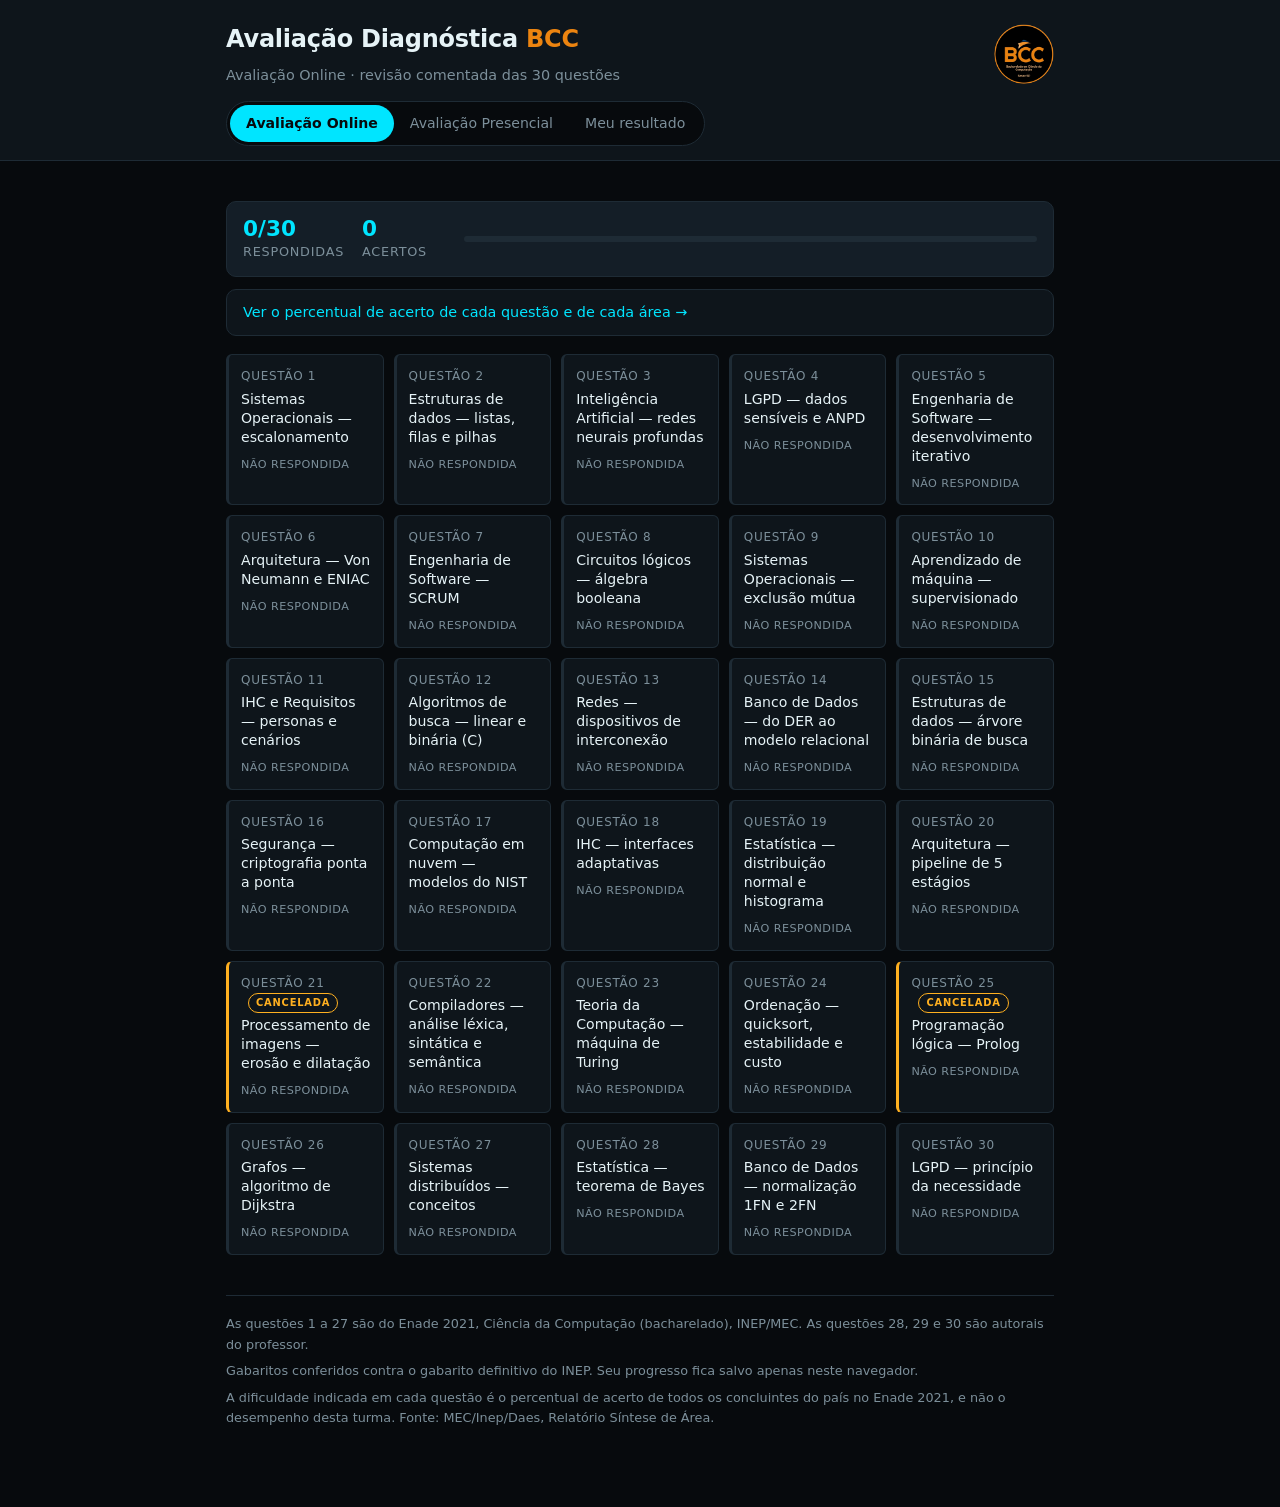
<file: files/simulado-enade/publicar/index.html>
<!doctype html>
<html lang="pt-BR">
<head>
<meta charset="utf-8">
<meta name="viewport" content="width=device-width, initial-scale=1">
<title>Avaliação Diagnóstica — BCC</title>
<meta name="description" content="Avaliação diagnóstica do Bacharelado em Ciência da Computação: revisão comentada das questões das avaliações online e presencial, com resolução item a item.">
<link rel="icon" type="image/png" href="imagens/favicon.png">
<link rel="stylesheet" href="estilo.css?v=82e02332c1">
</head>
<body data-base="">

<header class="topo">
  <div class="envolucro faixa-topo">
    <div class="titulo">
      <h1>Avaliação Diagnóstica <span class="marca">BCC</span></h1>
      <p class="sub">Revisão comentada das questões</p>
    </div>
    <img class="logo" src="imagens/bcc.png" width="192" height="192"
         alt="Bacharelado em Ciência da Computação — Senac SP">
  </div>
  <div class="envolucro">
    <nav class="seletor-avaliacao" id="seletor-avaliacao"
         aria-label="Escolha a avaliação"></nav>
  </div>
</header>

<main class="envolucro" id="app">
  <noscript>
    <p>Esta página precisa de JavaScript para montar as questões a partir do
    arquivo de dados.</p>
  </noscript>
</main>

<script src="dados.js?v=9af37695f8"></script>
<script src="resultados.js?v=9099d14901"></script>
<script src="app.js?v=015231d82d"></script>
</body>
</html>
</file>
<file: files/simulado-enade/publicar/estilo.css>
/* Paleta herdada do projeto Canjica (frontend/src/tema.css): fundo
   preto-azulado, ciano como cor de acao, branco e cinza. */

:root {
  --fundo: #070a0d;
  --superficie: #0e151b;
  --elevada: #141e27;
  --borda: #1e2b35;
  --ciano: #00e5ff;
  --ciano-escuro: #00a3b8;
  --ciano-fraco: rgba(0, 229, 255, 0.13);
  --selecao: rgba(0, 229, 255, 0.35);
  --texto: #e6f3f7;
  --secundario: #7c8f9a;
  --aviso: #ffb020;
  --erro: #ff5c7a;
  --sucesso: #3ddc97;
  /* laranja institucional do BCC, amostrado do anel do logo */
  --bcc: #ec8410;

  --fonte-ui: "Segoe UI Variable Text", "Segoe UI", system-ui, sans-serif;
  --fonte-mono: "Cascadia Mono", Consolas, "Courier New", monospace;

  --raio: 10px;
  --raio-pequeno: 6px;

  color-scheme: dark;
}

* { box-sizing: border-box; }

html { -webkit-text-size-adjust: 100%; }

body {
  margin: 0;
  background: var(--fundo);
  color: var(--texto);
  font-family: var(--fonte-ui);
  font-size: 16px;
  line-height: 1.6;
  -webkit-font-smoothing: antialiased;
}

::selection { background: var(--selecao); }

a { color: var(--ciano); }

.envolucro {
  max-width: 860px;
  margin: 0 auto;
  padding: 20px 16px 72px;
}

/* --- cabecalho ---------------------------------------------------------- */

.topo {
  border-bottom: 1px solid var(--borda);
  background: var(--superficie);
}

.topo .envolucro { padding-bottom: 20px; }

.faixa-topo {
  display: flex;
  align-items: center;
  justify-content: space-between;
  gap: 16px;
}

.faixa-topo .titulo { min-width: 0; }

.topo h1 {
  margin: 0 0 6px;
  font-size: 1.5rem;
  letter-spacing: -0.01em;
}

.topo .sub {
  margin: 0;
  color: var(--secundario);
  font-size: 0.9rem;
}

/* "BCC" no titulo usa o laranja do logo, e nao o ciano de acao, para o
   nome e a marca lerem como uma coisa so. */
.marca {
  color: var(--bcc);
  font-weight: 600;
}

/* Seletor Online/Presencial. Controle segmentado: a avaliacao ativa usa o
   ciano de acao, como os demais elementos interativos. */
.topo .envolucro + .envolucro { padding-top: 0; padding-bottom: 14px; }
.topo .faixa-topo { padding-bottom: 14px; }

.seletor-avaliacao {
  display: flex;
  width: fit-content;
  max-width: 100%;
  padding: 3px;
  background: var(--fundo);
  border: 1px solid var(--borda);
  border-radius: 999px;
}

.seletor-avaliacao a {
  padding: 7px 16px;
  border-radius: 999px;
  color: var(--secundario);
  font-size: 0.88rem;
  text-align: center;
  text-decoration: none;
  white-space: nowrap;
  transition: color 0.15s, background 0.15s;
}

.seletor-avaliacao a:hover,
.seletor-avaliacao a:focus-visible { color: var(--texto); }

.seletor-avaliacao a[aria-current="page"] {
  background: var(--ciano);
  color: var(--fundo);
  font-weight: 600;
}

.logo {
  flex: 0 0 auto;
  width: 60px;
  height: 60px;
  border-radius: 50%;
}

/* --- progresso ---------------------------------------------------------- */

.progresso {
  display: flex;
  flex-wrap: wrap;
  align-items: center;
  gap: 10px 18px;
  margin: 20px 0 8px;
  padding: 14px 16px;
  background: var(--elevada);
  border: 1px solid var(--borda);
  border-radius: var(--raio);
}

.progresso .numero {
  font-size: 1.35rem;
  font-weight: 600;
  color: var(--ciano);
  line-height: 1.2;
}

.progresso .rotulo {
  color: var(--secundario);
  font-size: 0.8rem;
  text-transform: uppercase;
  letter-spacing: 0.06em;
}

.progresso .bloco { min-width: 84px; }

.barra {
  flex: 1 1 160px;
  height: 6px;
  background: var(--borda);
  border-radius: 3px;
  overflow: hidden;
}

.barra > i {
  display: block;
  height: 100%;
  background: var(--ciano);
  transition: width 0.3s;
}

/* --- grade de questoes -------------------------------------------------- */

.grade {
  display: grid;
  grid-template-columns: repeat(auto-fill, minmax(150px, 1fr));
  gap: 10px;
  margin-top: 18px;
}

.cartao {
  display: block;
  padding: 12px;
  background: var(--superficie);
  border: 1px solid var(--borda);
  border-left: 3px solid var(--borda);
  border-radius: var(--raio-pequeno);
  color: inherit;
  text-decoration: none;
  transition: border-color 0.15s, background 0.15s, transform 0.1s;
}

.cartao:hover,
.cartao:focus-visible {
  border-color: var(--ciano-escuro);
  background: var(--elevada);
}

.cartao:active { transform: translateY(1px); }

.cartao .num {
  font-size: 0.75rem;
  color: var(--secundario);
  letter-spacing: 0.06em;
  text-transform: uppercase;
}

.cartao .tema {
  margin-top: 3px;
  font-size: 0.88rem;
  line-height: 1.35;
}

.rodape-cartao {
  display: flex;
  flex-wrap: wrap;
  align-items: center;
  justify-content: space-between;
  gap: 4px 8px;
  margin-top: 9px;
}

.cartao .selo {
  font-size: 0.7rem;
  letter-spacing: 0.04em;
  text-transform: uppercase;
  color: var(--secundario);
}

/* Dificuldade NACIONAL do Enade (percentual de acerto de todos os
   concluintes do pais). Nao e o desempenho da turma, que continua fora do
   site. As faixas de cor destacam so o que e dificil: e ali que a informacao
   muda a decisao do aluno sobre o que estudar. */
.dificuldade {
  font-size: 0.66rem;
  font-weight: 600;
  letter-spacing: 0.06em;
  text-transform: uppercase;
  white-space: nowrap;
  color: var(--secundario);
}

.dificuldade.muito-dificil { color: var(--erro); }
.dificuldade.dificil { color: var(--aviso); }
.dificuldade.medio { color: var(--secundario); }
.dificuldade.facil { color: var(--secundario); }

.tag-cancelada {
  display: inline-block;
  margin-left: 7px;
  padding: 1px 7px;
  border: 1px solid var(--aviso);
  border-radius: 999px;
  color: var(--aviso);
  font-size: 0.62rem;
  font-weight: 600;
  letter-spacing: 0.08em;
  text-transform: uppercase;
  white-space: nowrap;
  vertical-align: 1px;
}

.tag-cancelada.grande {
  font-size: 0.66rem;
  padding: 2px 9px;
  margin-left: 10px;
  vertical-align: 4px;
}

.cartao.acertou { border-left-color: var(--sucesso); }
.cartao.acertou .selo { color: var(--sucesso); }
.cartao.errou { border-left-color: var(--erro); }
.cartao.errou .selo { color: var(--erro); }
.cartao.anulada { border-left-color: var(--aviso); }

/* --- tela de estatisticas ------------------------------------------------ */

.link-estatisticas {
  display: block;
  margin-top: 12px;
  padding: 11px 16px;
  background: var(--superficie);
  border: 1px solid var(--borda);
  border-radius: var(--raio);
  color: var(--ciano);
  font-size: 0.9rem;
  text-decoration: none;
}

.link-estatisticas:hover,
.link-estatisticas:focus-visible {
  border-color: var(--ciano-escuro);
  background: var(--elevada);
}

.cartao.estatistica .num {
  display: flex;
  align-items: center;
  justify-content: space-between;
  gap: 6px;
}

.cartao .resultado {
  font-size: 1rem;
  font-weight: 700;
  line-height: 1;
}

.cartao .resultado.ok { color: var(--sucesso); }
.cartao .resultado.nao { color: var(--erro); }

.cartao .percentual {
  display: flex;
  align-items: baseline;
  gap: 6px;
  margin-top: 8px;
}

.cartao .percentual .valor {
  font-size: 1.5rem;
  font-weight: 600;
  line-height: 1.1;
  color: var(--ciano);
}

.cartao .percentual .de-acerto {
  font-size: 0.72rem;
  color: var(--secundario);
}

.cartao.estatistica .barra { margin-top: 7px; flex: none; }

.cartao.sem-indice { opacity: 0.75; }

.motivo-sem-indice {
  margin: 12px 0 2px;
  font-size: 0.8rem;
  color: var(--secundario);
}

.grupos { margin-top: 30px; }

.grupos h3 { margin: 0 0 4px; font-size: 1.1rem; }

.sub-secao {
  margin: 0 0 14px;
  color: var(--secundario);
  font-size: 0.85rem;
}

.grupo {
  margin-bottom: 10px;
  padding: 13px 15px;
  background: var(--superficie);
  border: 1px solid var(--borda);
  border-radius: var(--raio-pequeno);
}

.cabeca-grupo {
  display: flex;
  align-items: baseline;
  justify-content: space-between;
  gap: 12px;
}

.cabeca-grupo h4 { margin: 0; font-size: 0.98rem; font-weight: 600; }

.cabeca-grupo .media {
  font-size: 1.3rem;
  font-weight: 600;
  color: var(--ciano);
  white-space: nowrap;
}

.grupo .barra { margin-top: 9px; flex: none; }

.questoes-do-grupo {
  margin: 10px 0 0;
  font-size: 0.85rem;
}

.questoes-do-grupo a { color: var(--ciano); text-decoration: none; }
.questoes-do-grupo a:hover { text-decoration: underline; }

.detalhe-grupo {
  margin: 3px 0 0;
  font-size: 0.78rem;
  color: var(--secundario);
}

/* --- pagina da questao -------------------------------------------------- */

.voltar {
  display: inline-block;
  margin-bottom: 14px;
  color: var(--secundario);
  text-decoration: none;
  font-size: 0.88rem;
}

.voltar:hover { color: var(--ciano); }

.cabecalho-questao h2 {
  margin: 0 0 4px;
  font-size: 1.3rem;
}

.cabecalho-questao .tema {
  margin: 0 0 18px;
  color: var(--secundario);
  font-size: 0.9rem;
}

.linha-dificuldade {
  display: flex;
  flex-wrap: wrap;
  align-items: baseline;
  gap: 4px 9px;
  margin: -8px 0 14px;
}

.linha-dificuldade .detalhe {
  color: var(--secundario);
  font-size: 0.84rem;
}

.nota-descartada {
  margin: -6px 0 16px;
  color: var(--aviso);
  font-size: 0.82rem;
}


.enunciado > p { margin: 0 0 14px; }

.enunciado .referencia {
  color: var(--secundario);
  font-size: 0.82rem;
  font-style: italic;
  margin-bottom: 14px;
}

.enunciado .lista {
  margin: 0 0 10px;
  padding-left: 18px;
  border-left: 2px solid var(--borda);
}

.item-romano {
  display: grid;
  grid-template-columns: 42px 1fr;
  gap: 10px;
  margin: 0 0 12px;
  padding: 10px 12px;
  background: var(--superficie);
  border: 1px solid var(--borda);
  border-radius: var(--raio-pequeno);
}

.item-romano > .rot {
  font-weight: 600;
  color: var(--ciano);
  font-variant-numeric: tabular-nums;
}

.item-romano > .txt { margin: 0; }

figure {
  margin: 0 0 16px;
  padding: 12px;
  background: #fff;
  border-radius: var(--raio-pequeno);
}

figure img {
  display: block;
  max-width: 100%;
  height: auto;
  margin: 0 auto;
}

figure figcaption {
  margin-top: 10px;
  padding-top: 10px;
  border-top: 1px solid #d8dee3;
  color: #3a464e;
  font-size: 0.78rem;
  line-height: 1.5;
}

pre.codigo {
  margin: 0 0 16px;
  padding: 14px;
  background: var(--superficie);
  border: 1px solid var(--borda);
  border-radius: var(--raio-pequeno);
  overflow-x: auto;
  font-family: var(--fonte-mono);
  font-size: 0.8rem;
  line-height: 1.55;
  tab-size: 4;
}

/* --- alternativas ------------------------------------------------------- */

.comando {
  margin: 22px 0 12px;
  font-weight: 600;
}

.alternativas { display: grid; gap: 8px; }

.alt {
  display: grid;
  grid-template-columns: 30px 1fr;
  gap: 10px;
  align-items: start;
  padding: 12px;
  background: var(--superficie);
  border: 1px solid var(--borda);
  border-radius: var(--raio-pequeno);
  cursor: pointer;
  transition: border-color 0.15s, background 0.15s;
}

.alt:hover { border-color: var(--ciano-escuro); }

.alt input { margin: 4px 0 0; accent-color: var(--ciano); }

.alt .letra {
  font-weight: 600;
  color: var(--secundario);
  text-transform: lowercase;
}

.alt.marcada {
  border-color: var(--ciano);
  background: var(--ciano-fraco);
}

/* Alternativa desenhada (arvores da questao 1 da presencial). Fundo branco,
   como as figuras do enunciado, porque as imagens vem do Word assim. */
.alt .figura-alternativa {
  display: block;
  max-width: 100%;
  height: auto;
  margin-top: 6px;
  padding: 8px;
  background: #fff;
  border-radius: var(--raio-pequeno);
}

.respondida .alt { cursor: default; }
.respondida .alt:hover { border-color: var(--borda); }

.respondida .alt.certa {
  border-color: var(--sucesso);
  background: rgba(61, 220, 151, 0.1);
}

.respondida .alt.certa .letra { color: var(--sucesso); }

.respondida .alt.escolhida-errada {
  border-color: var(--erro);
  background: rgba(255, 92, 122, 0.1);
}

.respondida .alt.escolhida-errada .letra { color: var(--erro); }

.marcador {
  display: inline-block;
  font-size: 0.68rem;
  font-weight: 600;
  text-transform: uppercase;
  letter-spacing: 0.07em;
  white-space: nowrap;
  margin-left: 8px;
  padding: 1px 7px;
  border: 1px solid currentColor;
  border-radius: 999px;
  vertical-align: 2px;
}

.marcador.ok { color: var(--sucesso); }
.marcador.nao { color: var(--erro); }

/* --- botoes ------------------------------------------------------------- */

.acoes {
  display: flex;
  flex-wrap: wrap;
  align-items: center;
  gap: 12px;
  margin-top: 18px;
}

button {
  font-family: inherit;
  font-size: 0.95rem;
  padding: 11px 20px;
  border-radius: var(--raio-pequeno);
  border: 1px solid var(--ciano-escuro);
  background: var(--ciano-fraco);
  color: var(--ciano);
  cursor: pointer;
  transition: background 0.15s, opacity 0.15s;
}

button:hover:not(:disabled) { background: var(--selecao); }

button:disabled {
  opacity: 0.45;
  cursor: not-allowed;
}

button.discreto {
  border-color: transparent;
  background: none;
  color: var(--secundario);
  font-size: 0.85rem;
  padding: 11px 4px;
  text-decoration: underline;
  text-underline-offset: 3px;
}

button.discreto:hover:not(:disabled) {
  background: none;
  color: var(--texto);
}

/* --- resolucao ---------------------------------------------------------- */

.resolucao {
  margin-top: 28px;
  padding-top: 22px;
  border-top: 1px solid var(--borda);
}

.veredito {
  margin: 0 0 20px;
  padding: 14px 16px;
  border-radius: var(--raio-pequeno);
  border: 1px solid;
  font-weight: 600;
}

.veredito.ok {
  border-color: var(--sucesso);
  background: rgba(61, 220, 151, 0.08);
  color: var(--sucesso);
}

.veredito.nao {
  border-color: var(--erro);
  background: rgba(255, 92, 122, 0.08);
  color: var(--erro);
}

.veredito.neutro {
  border-color: var(--borda);
  background: var(--superficie);
  color: var(--secundario);
}

.resolucao h3 {
  margin: 24px 0 10px;
  font-size: 0.78rem;
  text-transform: uppercase;
  letter-spacing: 0.08em;
  color: var(--secundario);
  font-weight: 600;
}

.resolucao h3:first-of-type { margin-top: 0; }

.resolucao p { margin: 0 0 12px; }

.julgamento {
  display: grid;
  grid-template-columns: 52px 1fr;
  gap: 12px;
  margin-bottom: 12px;
  padding: 12px;
  background: var(--superficie);
  border-left: 3px solid var(--borda);
  border-radius: var(--raio-pequeno);
}

.julgamento.v { border-left-color: var(--sucesso); }
.julgamento.f { border-left-color: var(--erro); }

.julgamento .rot {
  font-weight: 600;
  font-variant-numeric: tabular-nums;
}

.julgamento.v .rot { color: var(--sucesso); }
.julgamento.f .rot { color: var(--erro); }

.julgamento p { margin: 0; }

.distrator {
  display: grid;
  grid-template-columns: 30px 1fr;
  gap: 10px;
  margin-bottom: 10px;
  padding: 11px 12px;
  background: var(--superficie);
  border: 1px solid var(--borda);
  border-radius: var(--raio-pequeno);
}

.distrator .letra {
  font-weight: 600;
  color: var(--erro);
}

.distrator p { margin: 0; }

.destaque {
  margin: 0 0 14px;
  padding: 14px 16px;
  border-left: 3px solid var(--ciano);
  background: var(--ciano-fraco);
  border-radius: 0 var(--raio-pequeno) var(--raio-pequeno) 0;
}

.destaque.armadilha {
  border-left-color: var(--aviso);
  background: rgba(255, 176, 32, 0.09);
}

.destaque p { margin: 0; }

.nota-fonte {
  margin-top: 20px;
  color: var(--secundario);
  font-size: 0.82rem;
  font-style: italic;
}

.selo-verificado {
  display: inline-block;
  margin-bottom: 14px;
  padding: 8px 12px;
  border: 1px dashed var(--ciano-escuro);
  border-radius: var(--raio-pequeno);
  color: var(--ciano);
  font-family: var(--fonte-mono);
  font-size: 0.76rem;
  line-height: 1.5;
}

/* --- avisos ------------------------------------------------------------- */

.aviso {
  margin: 0 0 20px;
  padding: 14px 16px;
  border: 1px solid var(--aviso);
  border-left-width: 3px;
  border-radius: var(--raio-pequeno);
  background: rgba(255, 176, 32, 0.08);
  font-size: 0.9rem;
}

.aviso strong { color: var(--aviso); }
.aviso p { margin: 0; }
.aviso p + p { margin-top: 8px; }

/* --- navegacao entre questoes ------------------------------------------- */

.navegacao {
  display: flex;
  justify-content: space-between;
  gap: 12px;
  margin-top: 34px;
  padding-top: 18px;
  border-top: 1px solid var(--borda);
}

.navegacao a {
  color: var(--secundario);
  text-decoration: none;
  font-size: 0.9rem;
}

.navegacao a:hover { color: var(--ciano); }

.rodape {
  margin-top: 40px;
  padding-top: 18px;
  border-top: 1px solid var(--borda);
  color: var(--secundario);
  font-size: 0.8rem;
}

.rodape p { margin: 0 0 6px; }

/* --- resultado individual (#/resultado) -------------------------------- */

[hidden] { display: none !important; }

.formulario {
  display: flex;
  flex-direction: column;
  gap: 14px;
  max-width: 420px;
  margin: 20px 0 8px;
}

.campo { display: flex; flex-direction: column; gap: 5px; }

.rotulo-campo {
  color: var(--secundario);
  font-size: 0.8rem;
  text-transform: uppercase;
  letter-spacing: 0.06em;
}

.dica-campo { color: var(--secundario); font-size: 0.8rem; }

.formulario input,
.formulario select {
  font-family: inherit;
  font-size: 1rem;
  padding: 10px 12px;
  border-radius: var(--raio-pequeno);
  border: 1px solid var(--borda);
  background: var(--superficie);
  color: var(--texto);
  width: 100%;
}

.formulario input:focus,
.formulario select:focus {
  outline: none;
  border-color: var(--ciano);
}

.mensagem-form { margin: 0; min-height: 1.6em; color: var(--aviso); font-size: 0.9rem; }

.progresso .numero.destaque-ponto { color: var(--bcc); }

.explicacao-ponto { color: var(--secundario); font-size: 0.9rem; margin: 6px 0 0; }

.disciplina {
  margin: 24px 0;
  padding: 16px;
  background: var(--superficie);
  border: 1px solid var(--borda);
  border-left: 3px solid var(--bcc);
  border-radius: var(--raio);
}

.disciplina h3 { margin: 0 0 6px; }
.disciplina .situacao { margin: 0; }
.disciplina .formulario { margin-bottom: 0; }

.titulo-secao { margin: 28px 0 12px; }

/* --- telas estreitas ---------------------------------------------------- */

@media (max-width: 420px) {
  body { font-size: 15px; }
  .topo h1 { font-size: 1.22rem; }
  .topo .sub { font-size: 0.82rem; }
  .faixa-topo { gap: 12px; }
  .logo { width: 46px; height: 46px; }
  .seletor-avaliacao { width: 100%; }
  .seletor-avaliacao a { flex: 1 1 0; padding: 7px 8px; white-space: normal; line-height: 1.25; }
  .envolucro { padding: 16px 12px 56px; }
  .grade { grid-template-columns: repeat(auto-fill, minmax(132px, 1fr)); gap: 8px; }
  .item-romano { grid-template-columns: 32px 1fr; gap: 8px; }
  .julgamento { grid-template-columns: 42px 1fr; gap: 10px; }
  .acoes { flex-direction: column; align-items: stretch; }
  .acoes button { width: 100%; }
}
</file>
<file: files/simulado-enade/site/estilo.css>
/* Paleta herdada do projeto Canjica (frontend/src/tema.css): fundo
   preto-azulado, ciano como cor de acao, branco e cinza. */

:root {
  --fundo: #070a0d;
  --superficie: #0e151b;
  --elevada: #141e27;
  --borda: #1e2b35;
  --ciano: #00e5ff;
  --ciano-escuro: #00a3b8;
  --ciano-fraco: rgba(0, 229, 255, 0.13);
  --selecao: rgba(0, 229, 255, 0.35);
  --texto: #e6f3f7;
  --secundario: #7c8f9a;
  --aviso: #ffb020;
  --erro: #ff5c7a;
  --sucesso: #3ddc97;
  /* laranja institucional do BCC, amostrado do anel do logo */
  --bcc: #ec8410;

  --fonte-ui: "Segoe UI Variable Text", "Segoe UI", system-ui, sans-serif;
  --fonte-mono: "Cascadia Mono", Consolas, "Courier New", monospace;

  --raio: 10px;
  --raio-pequeno: 6px;

  color-scheme: dark;
}

* { box-sizing: border-box; }

html { -webkit-text-size-adjust: 100%; }

body {
  margin: 0;
  background: var(--fundo);
  color: var(--texto);
  font-family: var(--fonte-ui);
  font-size: 16px;
  line-height: 1.6;
  -webkit-font-smoothing: antialiased;
}

::selection { background: var(--selecao); }

a { color: var(--ciano); }

.envolucro {
  max-width: 860px;
  margin: 0 auto;
  padding: 20px 16px 72px;
}

/* --- cabecalho ---------------------------------------------------------- */

.topo {
  border-bottom: 1px solid var(--borda);
  background: var(--superficie);
}

.topo .envolucro { padding-bottom: 20px; }

.faixa-topo {
  display: flex;
  align-items: center;
  justify-content: space-between;
  gap: 16px;
}

.faixa-topo .titulo { min-width: 0; }

.topo h1 {
  margin: 0 0 6px;
  font-size: 1.5rem;
  letter-spacing: -0.01em;
}

.topo .sub {
  margin: 0;
  color: var(--secundario);
  font-size: 0.9rem;
}

/* "BCC" no titulo usa o laranja do logo, e nao o ciano de acao, para o
   nome e a marca lerem como uma coisa so. */
.marca {
  color: var(--bcc);
  font-weight: 600;
}

/* Seletor Online/Presencial. Controle segmentado: a avaliacao ativa usa o
   ciano de acao, como os demais elementos interativos. */
.topo .envolucro + .envolucro { padding-top: 0; padding-bottom: 14px; }
.topo .faixa-topo { padding-bottom: 14px; }

.seletor-avaliacao {
  display: flex;
  width: fit-content;
  max-width: 100%;
  padding: 3px;
  background: var(--fundo);
  border: 1px solid var(--borda);
  border-radius: 999px;
}

.seletor-avaliacao a {
  padding: 7px 16px;
  border-radius: 999px;
  color: var(--secundario);
  font-size: 0.88rem;
  text-align: center;
  text-decoration: none;
  white-space: nowrap;
  transition: color 0.15s, background 0.15s;
}

.seletor-avaliacao a:hover,
.seletor-avaliacao a:focus-visible { color: var(--texto); }

.seletor-avaliacao a[aria-current="page"] {
  background: var(--ciano);
  color: var(--fundo);
  font-weight: 600;
}

.logo {
  flex: 0 0 auto;
  width: 60px;
  height: 60px;
  border-radius: 50%;
}

/* --- progresso ---------------------------------------------------------- */

.progresso {
  display: flex;
  flex-wrap: wrap;
  align-items: center;
  gap: 10px 18px;
  margin: 20px 0 8px;
  padding: 14px 16px;
  background: var(--elevada);
  border: 1px solid var(--borda);
  border-radius: var(--raio);
}

.progresso .numero {
  font-size: 1.35rem;
  font-weight: 600;
  color: var(--ciano);
  line-height: 1.2;
}

.progresso .rotulo {
  color: var(--secundario);
  font-size: 0.8rem;
  text-transform: uppercase;
  letter-spacing: 0.06em;
}

.progresso .bloco { min-width: 84px; }

.barra {
  flex: 1 1 160px;
  height: 6px;
  background: var(--borda);
  border-radius: 3px;
  overflow: hidden;
}

.barra > i {
  display: block;
  height: 100%;
  background: var(--ciano);
  transition: width 0.3s;
}

/* --- grade de questoes -------------------------------------------------- */

.grade {
  display: grid;
  grid-template-columns: repeat(auto-fill, minmax(150px, 1fr));
  gap: 10px;
  margin-top: 18px;
}

.cartao {
  display: block;
  padding: 12px;
  background: var(--superficie);
  border: 1px solid var(--borda);
  border-left: 3px solid var(--borda);
  border-radius: var(--raio-pequeno);
  color: inherit;
  text-decoration: none;
  transition: border-color 0.15s, background 0.15s, transform 0.1s;
}

.cartao:hover,
.cartao:focus-visible {
  border-color: var(--ciano-escuro);
  background: var(--elevada);
}

.cartao:active { transform: translateY(1px); }

.cartao .num {
  font-size: 0.75rem;
  color: var(--secundario);
  letter-spacing: 0.06em;
  text-transform: uppercase;
}

.cartao .tema {
  margin-top: 3px;
  font-size: 0.88rem;
  line-height: 1.35;
}

.rodape-cartao {
  display: flex;
  flex-wrap: wrap;
  align-items: center;
  justify-content: space-between;
  gap: 4px 8px;
  margin-top: 9px;
}

.cartao .selo {
  font-size: 0.7rem;
  letter-spacing: 0.04em;
  text-transform: uppercase;
  color: var(--secundario);
}

/* Dificuldade NACIONAL do Enade (percentual de acerto de todos os
   concluintes do pais). Nao e o desempenho da turma, que continua fora do
   site. As faixas de cor destacam so o que e dificil: e ali que a informacao
   muda a decisao do aluno sobre o que estudar. */
.dificuldade {
  font-size: 0.66rem;
  font-weight: 600;
  letter-spacing: 0.06em;
  text-transform: uppercase;
  white-space: nowrap;
  color: var(--secundario);
}

.dificuldade.muito-dificil { color: var(--erro); }
.dificuldade.dificil { color: var(--aviso); }
.dificuldade.medio { color: var(--secundario); }
.dificuldade.facil { color: var(--secundario); }

.tag-cancelada {
  display: inline-block;
  margin-left: 7px;
  padding: 1px 7px;
  border: 1px solid var(--aviso);
  border-radius: 999px;
  color: var(--aviso);
  font-size: 0.62rem;
  font-weight: 600;
  letter-spacing: 0.08em;
  text-transform: uppercase;
  white-space: nowrap;
  vertical-align: 1px;
}

.tag-cancelada.grande {
  font-size: 0.66rem;
  padding: 2px 9px;
  margin-left: 10px;
  vertical-align: 4px;
}

.cartao.acertou { border-left-color: var(--sucesso); }
.cartao.acertou .selo { color: var(--sucesso); }
.cartao.errou { border-left-color: var(--erro); }
.cartao.errou .selo { color: var(--erro); }
.cartao.anulada { border-left-color: var(--aviso); }

/* --- tela de estatisticas ------------------------------------------------ */

.link-estatisticas {
  display: block;
  margin-top: 12px;
  padding: 11px 16px;
  background: var(--superficie);
  border: 1px solid var(--borda);
  border-radius: var(--raio);
  color: var(--ciano);
  font-size: 0.9rem;
  text-decoration: none;
}

.link-estatisticas:hover,
.link-estatisticas:focus-visible {
  border-color: var(--ciano-escuro);
  background: var(--elevada);
}

.cartao.estatistica .num {
  display: flex;
  align-items: center;
  justify-content: space-between;
  gap: 6px;
}

.cartao .resultado {
  font-size: 1rem;
  font-weight: 700;
  line-height: 1;
}

.cartao .resultado.ok { color: var(--sucesso); }
.cartao .resultado.nao { color: var(--erro); }

.cartao .percentual {
  display: flex;
  align-items: baseline;
  gap: 6px;
  margin-top: 8px;
}

.cartao .percentual .valor {
  font-size: 1.5rem;
  font-weight: 600;
  line-height: 1.1;
  color: var(--ciano);
}

.cartao .percentual .de-acerto {
  font-size: 0.72rem;
  color: var(--secundario);
}

.cartao.estatistica .barra { margin-top: 7px; flex: none; }

.cartao.sem-indice { opacity: 0.75; }

.motivo-sem-indice {
  margin: 12px 0 2px;
  font-size: 0.8rem;
  color: var(--secundario);
}

.grupos { margin-top: 30px; }

.grupos h3 { margin: 0 0 4px; font-size: 1.1rem; }

.sub-secao {
  margin: 0 0 14px;
  color: var(--secundario);
  font-size: 0.85rem;
}

.grupo {
  margin-bottom: 10px;
  padding: 13px 15px;
  background: var(--superficie);
  border: 1px solid var(--borda);
  border-radius: var(--raio-pequeno);
}

.cabeca-grupo {
  display: flex;
  align-items: baseline;
  justify-content: space-between;
  gap: 12px;
}

.cabeca-grupo h4 { margin: 0; font-size: 0.98rem; font-weight: 600; }

.cabeca-grupo .media {
  font-size: 1.3rem;
  font-weight: 600;
  color: var(--ciano);
  white-space: nowrap;
}

.grupo .barra { margin-top: 9px; flex: none; }

.questoes-do-grupo {
  margin: 10px 0 0;
  font-size: 0.85rem;
}

.questoes-do-grupo a { color: var(--ciano); text-decoration: none; }
.questoes-do-grupo a:hover { text-decoration: underline; }

.detalhe-grupo {
  margin: 3px 0 0;
  font-size: 0.78rem;
  color: var(--secundario);
}

/* --- pagina da questao -------------------------------------------------- */

.voltar {
  display: inline-block;
  margin-bottom: 14px;
  color: var(--secundario);
  text-decoration: none;
  font-size: 0.88rem;
}

.voltar:hover { color: var(--ciano); }

.cabecalho-questao h2 {
  margin: 0 0 4px;
  font-size: 1.3rem;
}

.cabecalho-questao .tema {
  margin: 0 0 18px;
  color: var(--secundario);
  font-size: 0.9rem;
}

.linha-dificuldade {
  display: flex;
  flex-wrap: wrap;
  align-items: baseline;
  gap: 4px 9px;
  margin: -8px 0 14px;
}

.linha-dificuldade .detalhe {
  color: var(--secundario);
  font-size: 0.84rem;
}

.nota-descartada {
  margin: -6px 0 16px;
  color: var(--aviso);
  font-size: 0.82rem;
}


.enunciado > p { margin: 0 0 14px; }

.enunciado .referencia {
  color: var(--secundario);
  font-size: 0.82rem;
  font-style: italic;
  margin-bottom: 14px;
}

.enunciado .lista {
  margin: 0 0 10px;
  padding-left: 18px;
  border-left: 2px solid var(--borda);
}

.item-romano {
  display: grid;
  grid-template-columns: 42px 1fr;
  gap: 10px;
  margin: 0 0 12px;
  padding: 10px 12px;
  background: var(--superficie);
  border: 1px solid var(--borda);
  border-radius: var(--raio-pequeno);
}

.item-romano > .rot {
  font-weight: 600;
  color: var(--ciano);
  font-variant-numeric: tabular-nums;
}

.item-romano > .txt { margin: 0; }

figure {
  margin: 0 0 16px;
  padding: 12px;
  background: #fff;
  border-radius: var(--raio-pequeno);
}

figure img {
  display: block;
  max-width: 100%;
  height: auto;
  margin: 0 auto;
}

figure figcaption {
  margin-top: 10px;
  padding-top: 10px;
  border-top: 1px solid #d8dee3;
  color: #3a464e;
  font-size: 0.78rem;
  line-height: 1.5;
}

pre.codigo {
  margin: 0 0 16px;
  padding: 14px;
  background: var(--superficie);
  border: 1px solid var(--borda);
  border-radius: var(--raio-pequeno);
  overflow-x: auto;
  font-family: var(--fonte-mono);
  font-size: 0.8rem;
  line-height: 1.55;
  tab-size: 4;
}

/* --- alternativas ------------------------------------------------------- */

.comando {
  margin: 22px 0 12px;
  font-weight: 600;
}

.alternativas { display: grid; gap: 8px; }

.alt {
  display: grid;
  grid-template-columns: 30px 1fr;
  gap: 10px;
  align-items: start;
  padding: 12px;
  background: var(--superficie);
  border: 1px solid var(--borda);
  border-radius: var(--raio-pequeno);
  cursor: pointer;
  transition: border-color 0.15s, background 0.15s;
}

.alt:hover { border-color: var(--ciano-escuro); }

.alt input { margin: 4px 0 0; accent-color: var(--ciano); }

.alt .letra {
  font-weight: 600;
  color: var(--secundario);
  text-transform: lowercase;
}

.alt.marcada {
  border-color: var(--ciano);
  background: var(--ciano-fraco);
}

/* Alternativa desenhada (arvores da questao 1 da presencial). Fundo branco,
   como as figuras do enunciado, porque as imagens vem do Word assim. */
.alt .figura-alternativa {
  display: block;
  max-width: 100%;
  height: auto;
  margin-top: 6px;
  padding: 8px;
  background: #fff;
  border-radius: var(--raio-pequeno);
}

.respondida .alt { cursor: default; }
.respondida .alt:hover { border-color: var(--borda); }

.respondida .alt.certa {
  border-color: var(--sucesso);
  background: rgba(61, 220, 151, 0.1);
}

.respondida .alt.certa .letra { color: var(--sucesso); }

.respondida .alt.escolhida-errada {
  border-color: var(--erro);
  background: rgba(255, 92, 122, 0.1);
}

.respondida .alt.escolhida-errada .letra { color: var(--erro); }

.marcador {
  display: inline-block;
  font-size: 0.68rem;
  font-weight: 600;
  text-transform: uppercase;
  letter-spacing: 0.07em;
  white-space: nowrap;
  margin-left: 8px;
  padding: 1px 7px;
  border: 1px solid currentColor;
  border-radius: 999px;
  vertical-align: 2px;
}

.marcador.ok { color: var(--sucesso); }
.marcador.nao { color: var(--erro); }

/* --- botoes ------------------------------------------------------------- */

.acoes {
  display: flex;
  flex-wrap: wrap;
  align-items: center;
  gap: 12px;
  margin-top: 18px;
}

button {
  font-family: inherit;
  font-size: 0.95rem;
  padding: 11px 20px;
  border-radius: var(--raio-pequeno);
  border: 1px solid var(--ciano-escuro);
  background: var(--ciano-fraco);
  color: var(--ciano);
  cursor: pointer;
  transition: background 0.15s, opacity 0.15s;
}

button:hover:not(:disabled) { background: var(--selecao); }

button:disabled {
  opacity: 0.45;
  cursor: not-allowed;
}

button.discreto {
  border-color: transparent;
  background: none;
  color: var(--secundario);
  font-size: 0.85rem;
  padding: 11px 4px;
  text-decoration: underline;
  text-underline-offset: 3px;
}

button.discreto:hover:not(:disabled) {
  background: none;
  color: var(--texto);
}

/* --- resolucao ---------------------------------------------------------- */

.resolucao {
  margin-top: 28px;
  padding-top: 22px;
  border-top: 1px solid var(--borda);
}

.veredito {
  margin: 0 0 20px;
  padding: 14px 16px;
  border-radius: var(--raio-pequeno);
  border: 1px solid;
  font-weight: 600;
}

.veredito.ok {
  border-color: var(--sucesso);
  background: rgba(61, 220, 151, 0.08);
  color: var(--sucesso);
}

.veredito.nao {
  border-color: var(--erro);
  background: rgba(255, 92, 122, 0.08);
  color: var(--erro);
}

.veredito.neutro {
  border-color: var(--borda);
  background: var(--superficie);
  color: var(--secundario);
}

.resolucao h3 {
  margin: 24px 0 10px;
  font-size: 0.78rem;
  text-transform: uppercase;
  letter-spacing: 0.08em;
  color: var(--secundario);
  font-weight: 600;
}

.resolucao h3:first-of-type { margin-top: 0; }

.resolucao p { margin: 0 0 12px; }

.julgamento {
  display: grid;
  grid-template-columns: 52px 1fr;
  gap: 12px;
  margin-bottom: 12px;
  padding: 12px;
  background: var(--superficie);
  border-left: 3px solid var(--borda);
  border-radius: var(--raio-pequeno);
}

.julgamento.v { border-left-color: var(--sucesso); }
.julgamento.f { border-left-color: var(--erro); }

.julgamento .rot {
  font-weight: 600;
  font-variant-numeric: tabular-nums;
}

.julgamento.v .rot { color: var(--sucesso); }
.julgamento.f .rot { color: var(--erro); }

.julgamento p { margin: 0; }

.distrator {
  display: grid;
  grid-template-columns: 30px 1fr;
  gap: 10px;
  margin-bottom: 10px;
  padding: 11px 12px;
  background: var(--superficie);
  border: 1px solid var(--borda);
  border-radius: var(--raio-pequeno);
}

.distrator .letra {
  font-weight: 600;
  color: var(--erro);
}

.distrator p { margin: 0; }

.destaque {
  margin: 0 0 14px;
  padding: 14px 16px;
  border-left: 3px solid var(--ciano);
  background: var(--ciano-fraco);
  border-radius: 0 var(--raio-pequeno) var(--raio-pequeno) 0;
}

.destaque.armadilha {
  border-left-color: var(--aviso);
  background: rgba(255, 176, 32, 0.09);
}

.destaque p { margin: 0; }

.nota-fonte {
  margin-top: 20px;
  color: var(--secundario);
  font-size: 0.82rem;
  font-style: italic;
}

.selo-verificado {
  display: inline-block;
  margin-bottom: 14px;
  padding: 8px 12px;
  border: 1px dashed var(--ciano-escuro);
  border-radius: var(--raio-pequeno);
  color: var(--ciano);
  font-family: var(--fonte-mono);
  font-size: 0.76rem;
  line-height: 1.5;
}

/* --- avisos ------------------------------------------------------------- */

.aviso {
  margin: 0 0 20px;
  padding: 14px 16px;
  border: 1px solid var(--aviso);
  border-left-width: 3px;
  border-radius: var(--raio-pequeno);
  background: rgba(255, 176, 32, 0.08);
  font-size: 0.9rem;
}

.aviso strong { color: var(--aviso); }
.aviso p { margin: 0; }
.aviso p + p { margin-top: 8px; }

/* --- navegacao entre questoes ------------------------------------------- */

.navegacao {
  display: flex;
  justify-content: space-between;
  gap: 12px;
  margin-top: 34px;
  padding-top: 18px;
  border-top: 1px solid var(--borda);
}

.navegacao a {
  color: var(--secundario);
  text-decoration: none;
  font-size: 0.9rem;
}

.navegacao a:hover { color: var(--ciano); }

.rodape {
  margin-top: 40px;
  padding-top: 18px;
  border-top: 1px solid var(--borda);
  color: var(--secundario);
  font-size: 0.8rem;
}

.rodape p { margin: 0 0 6px; }

/* --- resultado individual (#/resultado) -------------------------------- */

[hidden] { display: none !important; }

.formulario {
  display: flex;
  flex-direction: column;
  gap: 14px;
  max-width: 420px;
  margin: 20px 0 8px;
}

.campo { display: flex; flex-direction: column; gap: 5px; }

.rotulo-campo {
  color: var(--secundario);
  font-size: 0.8rem;
  text-transform: uppercase;
  letter-spacing: 0.06em;
}

.dica-campo { color: var(--secundario); font-size: 0.8rem; }

.formulario input,
.formulario select {
  font-family: inherit;
  font-size: 1rem;
  padding: 10px 12px;
  border-radius: var(--raio-pequeno);
  border: 1px solid var(--borda);
  background: var(--superficie);
  color: var(--texto);
  width: 100%;
}

.formulario input:focus,
.formulario select:focus {
  outline: none;
  border-color: var(--ciano);
}

.mensagem-form { margin: 0; min-height: 1.6em; color: var(--aviso); font-size: 0.9rem; }

.progresso .numero.destaque-ponto { color: var(--bcc); }

.explicacao-ponto { color: var(--secundario); font-size: 0.9rem; margin: 6px 0 0; }

.disciplina {
  margin: 24px 0;
  padding: 16px;
  background: var(--superficie);
  border: 1px solid var(--borda);
  border-left: 3px solid var(--bcc);
  border-radius: var(--raio);
}

.disciplina h3 { margin: 0 0 6px; }
.disciplina .situacao { margin: 0; }
.disciplina .formulario { margin-bottom: 0; }

.titulo-secao { margin: 28px 0 12px; }

/* --- telas estreitas ---------------------------------------------------- */

@media (max-width: 420px) {
  body { font-size: 15px; }
  .topo h1 { font-size: 1.22rem; }
  .topo .sub { font-size: 0.82rem; }
  .faixa-topo { gap: 12px; }
  .logo { width: 46px; height: 46px; }
  .seletor-avaliacao { width: 100%; }
  .seletor-avaliacao a { flex: 1 1 0; padding: 7px 8px; white-space: normal; line-height: 1.25; }
  .envolucro { padding: 16px 12px 56px; }
  .grade { grid-template-columns: repeat(auto-fill, minmax(132px, 1fr)); gap: 8px; }
  .item-romano { grid-template-columns: 32px 1fr; gap: 8px; }
  .julgamento { grid-template-columns: 42px 1fr; gap: 10px; }
  .acoes { flex-direction: column; align-items: stretch; }
  .acoes button { width: 100%; }
}
</file>
